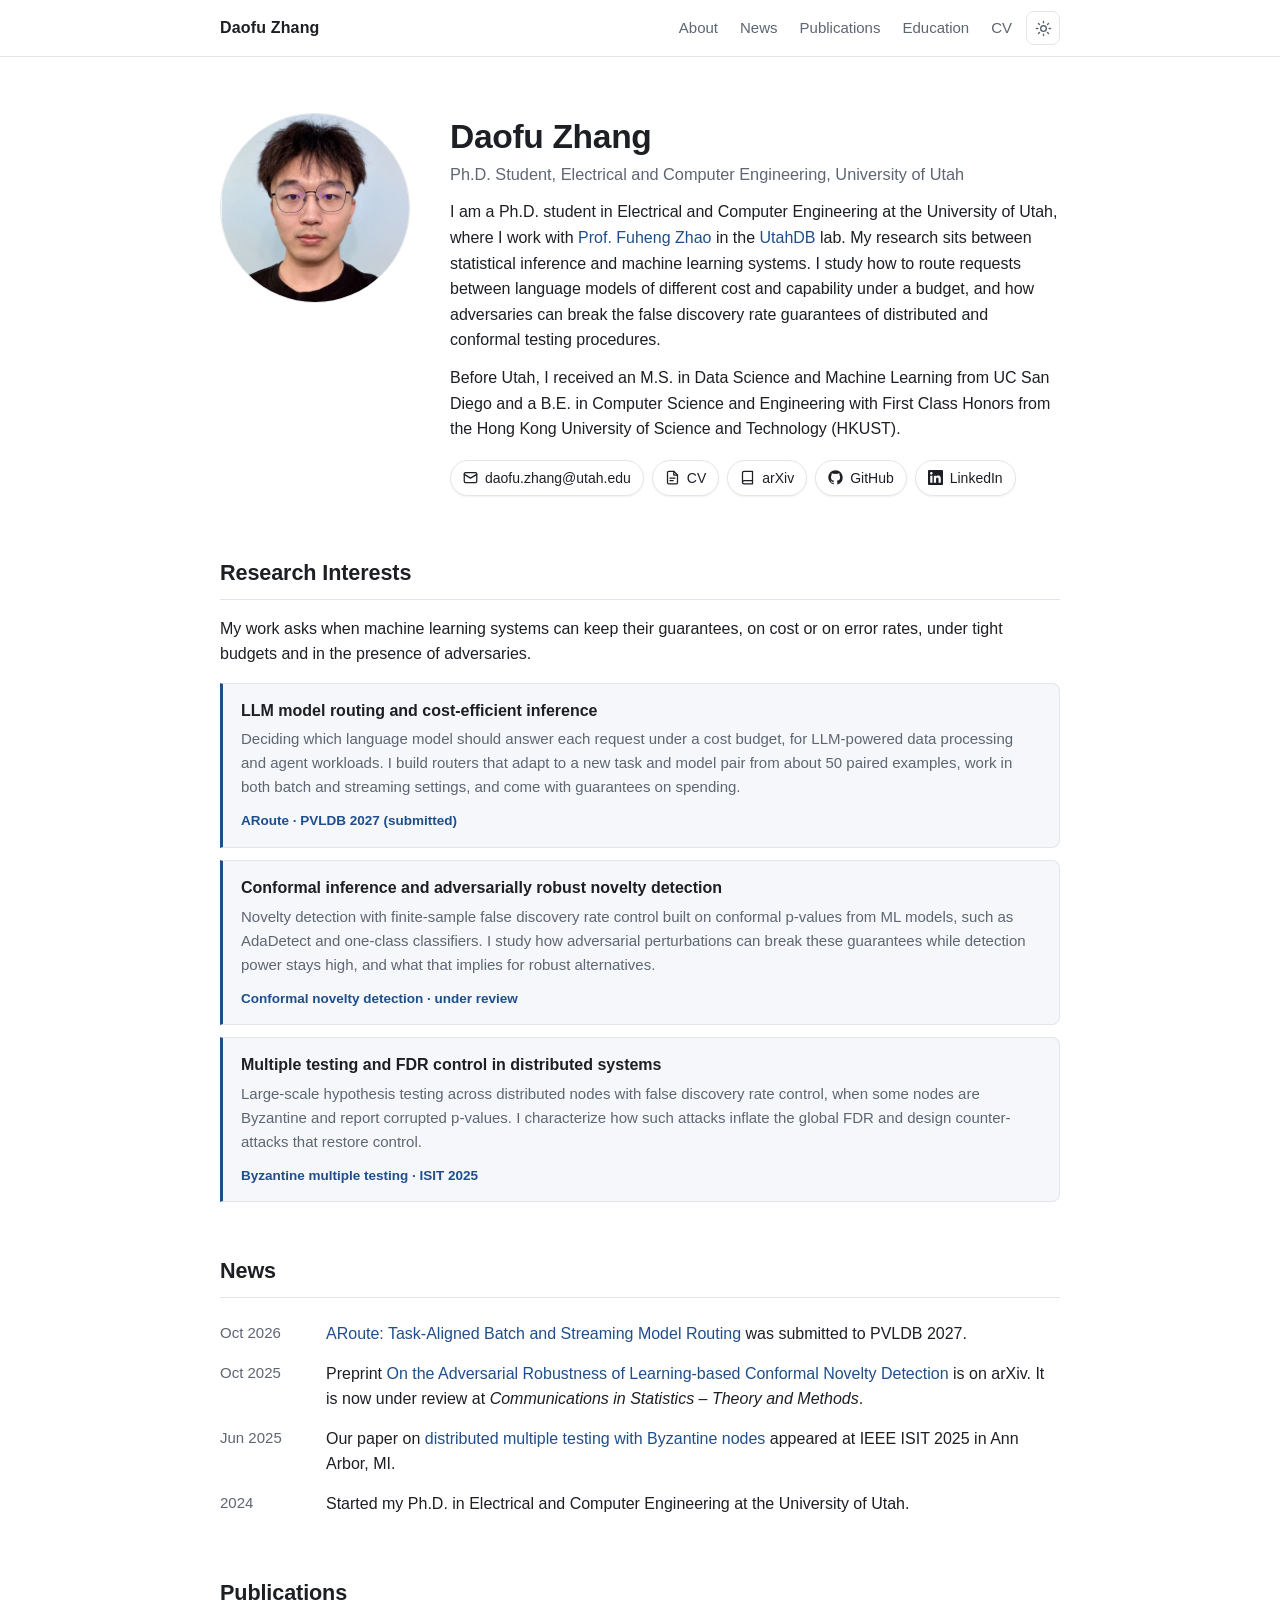
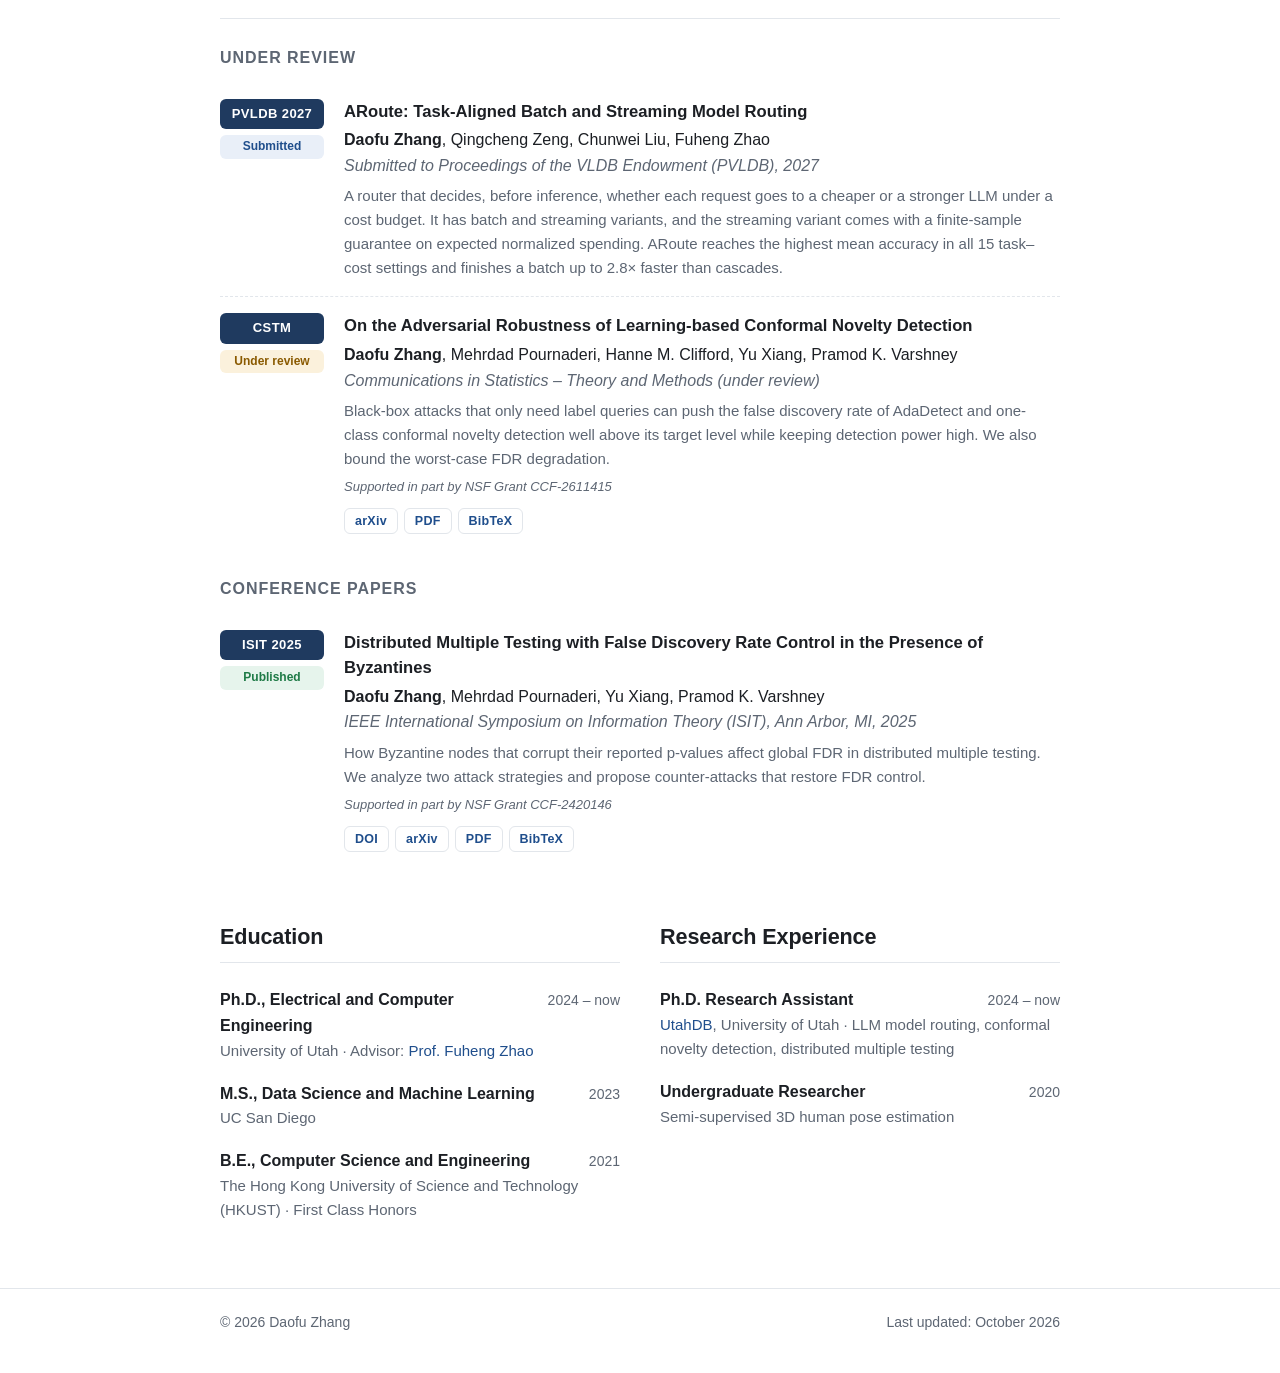
<file: index.html>
<!doctype html>
<html lang="en">
<head>
  <meta charset="utf-8">
  <meta name="viewport" content="width=device-width, initial-scale=1">
  <title>Daofu Zhang</title>
  <meta name="description" content="Daofu Zhang is a Ph.D. student in Electrical and Computer Engineering at the University of Utah, working on cost-efficient LLM systems, conformal inference, and false discovery rate control.">
  <meta name="author" content="Daofu Zhang">
  <meta property="og:type" content="website">
  <meta property="og:title" content="Daofu Zhang">
  <meta property="og:description" content="Ph.D. student in Electrical and Computer Engineering at the University of Utah.">
  <link rel="icon" href="assets/img/favicon.svg" type="image/svg+xml">
  <link rel="stylesheet" href="assets/css/style.css">
  <script>
    try { var t = localStorage.getItem("theme"); if (t) document.documentElement.setAttribute("data-theme", t); } catch (e) {}
  </script>
</head>
<body>

<header class="topbar">
  <div class="container">
    <a class="brand" href="#about">Daofu Zhang</a>
    <nav class="nav" aria-label="Sections">
      <ul>
        <li><a href="#about">About</a></li>
        <li><a href="#news">News</a></li>
        <li><a href="#publications">Publications</a></li>
        <li><a href="#education">Education</a></li>
        <li><a href="cv/Daofu_Zhang_Research_CV.pdf">CV</a></li>
      </ul>
      <button class="theme-toggle" type="button" aria-label="Toggle dark mode">
        <svg class="sun" viewBox="0 0 24 24" fill="none" stroke="currentColor" stroke-width="2" stroke-linecap="round" stroke-linejoin="round" aria-hidden="true"><circle cx="12" cy="12" r="4"/><path d="M12 2v2M12 20v2M4.93 4.93l1.41 1.41M17.66 17.66l1.41 1.41M2 12h2M20 12h2M4.93 19.07l1.41-1.41M17.66 6.34l1.41-1.41"/></svg>
        <svg class="moon" viewBox="0 0 24 24" fill="none" stroke="currentColor" stroke-width="2" stroke-linecap="round" stroke-linejoin="round" aria-hidden="true"><path d="M21 12.79A9 9 0 1 1 11.21 3 7 7 0 0 0 21 12.79z"/></svg>
      </button>
    </nav>
  </div>
</header>

<main class="container">

  <!-- ========== About ========== -->
  <section id="about" class="hero">
    <img class="avatar" src="assets/img/profile.jpg" alt="Portrait of Daofu Zhang" width="190" height="190">
    <div>
      <h1>Daofu Zhang</h1>
      <p class="subtitle">Ph.D. Student, Electrical and Computer Engineering, University of Utah</p>
      <div class="bio">
        <p>I am a Ph.D. student in Electrical and Computer Engineering at the University of Utah, where I work with <a href="https://zhaofuheng.github.io/">Prof. Fuheng Zhao</a> in the <a href="https://mod.cs.utah.edu/">UtahDB</a> lab. My research sits between statistical inference and machine learning systems. I study how to route requests between language models of different cost and capability under a budget, and how adversaries can break the false discovery rate guarantees of distributed and conformal testing procedures.</p>
        <p>Before Utah, I received an M.S. in Data Science and Machine Learning from UC San Diego and a B.E. in Computer Science and Engineering with First Class Honors from the Hong Kong University of Science and Technology (HKUST).</p>
      </div>
      <ul class="links">
        <li><a href="mailto:daofu.zhang@utah.edu">
          <svg viewBox="0 0 24 24" fill="none" stroke="currentColor" stroke-width="2" stroke-linecap="round" stroke-linejoin="round" aria-hidden="true"><rect x="2" y="4" width="20" height="16" rx="2"/><path d="m22 7-10 6L2 7"/></svg>
          daofu.zhang@utah.edu</a></li>
        <li><a href="cv/Daofu_Zhang_Research_CV.pdf">
          <svg viewBox="0 0 24 24" fill="none" stroke="currentColor" stroke-width="2" stroke-linecap="round" stroke-linejoin="round" aria-hidden="true"><path d="M14 2H6a2 2 0 0 0-2 2v16a2 2 0 0 0 2 2h12a2 2 0 0 0 2-2V8z"/><path d="M14 2v6h6M8 13h8M8 17h5"/></svg>
          CV</a></li>
        <li><a href="https://arxiv.org/search/?searchtype=author&amp;query=Zhang%2C+Daofu">
          <svg viewBox="0 0 24 24" fill="none" stroke="currentColor" stroke-width="2" stroke-linecap="round" stroke-linejoin="round" aria-hidden="true"><path d="M4 19.5A2.5 2.5 0 0 1 6.5 17H20"/><path d="M6.5 2H20v20H6.5A2.5 2.5 0 0 1 4 19.5v-15A2.5 2.5 0 0 1 6.5 2z"/></svg>
          arXiv</a></li>
        <li><a href="https://github.com/daofuz">
          <svg viewBox="0 0 24 24" fill="currentColor" aria-hidden="true"><path d="M12 .5C5.65.5.5 5.65.5 12.02c0 5.08 3.29 9.39 7.86 10.91.58.1.79-.25.79-.56v-2c-3.2.7-3.87-1.37-3.87-1.37-.52-1.33-1.28-1.68-1.28-1.68-1.04-.71.08-.7.08-.7 1.16.08 1.77 1.19 1.77 1.19 1.03 1.76 2.69 1.25 3.35.96.1-.75.4-1.25.73-1.54-2.55-.29-5.24-1.28-5.24-5.69 0-1.26.45-2.28 1.19-3.09-.12-.29-.52-1.46.11-3.05 0 0 .97-.31 3.17 1.18a11 11 0 0 1 5.77 0c2.2-1.49 3.17-1.18 3.17-1.18.63 1.59.23 2.76.11 3.05.74.81 1.19 1.83 1.19 3.09 0 4.42-2.69 5.39-5.26 5.68.41.36.78 1.06.78 2.14v3.17c0 .31.21.67.8.56A11.53 11.53 0 0 0 23.5 12.02C23.5 5.65 18.35.5 12 .5z"/></svg>
          GitHub</a></li>
        <li><a href="https://www.linkedin.com/in/daofu-zhang-841120340/">
          <svg viewBox="0 0 24 24" fill="currentColor" aria-hidden="true"><path d="M20.45 20.45h-3.56v-5.57c0-1.33-.02-3.04-1.85-3.04-1.85 0-2.14 1.45-2.14 2.94v5.67H9.35V9h3.41v1.56h.05c.48-.9 1.64-1.85 3.37-1.85 3.6 0 4.27 2.37 4.27 5.46v6.28zM5.34 7.43a2.06 2.06 0 1 1 0-4.13 2.06 2.06 0 0 1 0 4.13zM7.12 20.45H3.56V9h3.56v11.45zM22.22 0H1.77C.79 0 0 .77 0 1.73v20.54C0 23.23.79 24 1.77 24h20.45c.98 0 1.78-.77 1.78-1.73V1.73C24 .77 23.2 0 22.22 0z"/></svg>
          LinkedIn</a></li>
        <!-- Add when available:
        <li><a href="https://scholar.google.com/citations?user=YOUR_ID">Google Scholar</a></li>
        -->
      </ul>
    </div>
  </section>

  <section aria-labelledby="interests-h">
    <h2 id="interests-h">Research Interests</h2>
    <p class="lead">My work asks when machine learning systems can keep their guarantees, on cost or on error rates, under tight budgets and in the presence of adversaries.</p>
    <ol class="directions">
      <li>
        <div class="dir-title">LLM model routing and cost-efficient inference</div>
        <p>Deciding which language model should answer each request under a cost budget, for LLM-powered data processing and agent workloads. I build routers that adapt to a new task and model pair from about 50 paired examples, work in both batch and streaming settings, and come with guarantees on spending.</p>
        <a class="dir-paper" href="#pub-aroute">ARoute &middot; PVLDB 2027 (submitted)</a>
      </li>
      <li>
        <div class="dir-title">Conformal inference and adversarially robust novelty detection</div>
        <p>Novelty detection with finite-sample false discovery rate control built on conformal p-values from ML models, such as AdaDetect and one-class classifiers. I study how adversarial perturbations can break these guarantees while detection power stays high, and what that implies for robust alternatives.</p>
        <a class="dir-paper" href="#pub-conformal">Conformal novelty detection &middot; under review</a>
      </li>
      <li>
        <div class="dir-title">Multiple testing and FDR control in distributed systems</div>
        <p>Large-scale hypothesis testing across distributed nodes with false discovery rate control, when some nodes are Byzantine and report corrupted p-values. I characterize how such attacks inflate the global FDR and design counter-attacks that restore control.</p>
        <a class="dir-paper" href="#pub-isit">Byzantine multiple testing &middot; ISIT 2025</a>
      </li>
    </ol>
  </section>

  <!-- ========== News ========== -->
  <section id="news">
    <h2>News</h2>
    <ul class="news">
      <li><time datetime="2026-10">Oct 2026</time><span><a href="#pub-aroute">ARoute: Task-Aligned Batch and Streaming Model Routing</a> was submitted to PVLDB 2027.</span></li>
      <li><time datetime="2025-10">Oct 2025</time><span>Preprint <a href="#pub-conformal">On the Adversarial Robustness of Learning-based Conformal Novelty Detection</a> is on arXiv. It is now under review at <em>Communications in Statistics &ndash; Theory and Methods</em>.</span></li>
      <li><time datetime="2025-06">Jun 2025</time><span>Our paper on <a href="#pub-isit">distributed multiple testing with Byzantine nodes</a> appeared at IEEE ISIT 2025 in Ann Arbor, MI.</span></li>
      <li><time datetime="2024">2024</time><span>Started my Ph.D. in Electrical and Computer Engineering at the University of Utah.</span></li>
    </ul>
  </section>

  <!-- ========== Publications ========== -->
  <section id="publications">
    <h2>Publications</h2>

    <h3>Under Review</h3>
    <ol class="pubs">
      <li class="pub" id="pub-aroute">
        <div class="venue-col"><span class="badge">PVLDB 2027</span><span class="status info">Submitted</span></div>
        <div>
          <span class="pub-title">ARoute: Task-Aligned Batch and Streaming Model Routing</span>
          <div class="authors"><span class="me">Daofu Zhang</span>, Qingcheng Zeng, Chunwei Liu, Fuheng Zhao</div>
          <div class="venue">Submitted to Proceedings of the VLDB Endowment (PVLDB), 2027</div>
          <p class="tldr">A router that decides, before inference, whether each request goes to a cheaper or a stronger LLM under a cost budget. It has batch and streaming variants, and the streaming variant comes with a finite-sample guarantee on expected normalized spending. ARoute reaches the highest mean accuracy in all 15 task&ndash;cost settings and finishes a batch up to 2.8&times; faster than cascades.</p>
        </div>
      </li>

      <li class="pub" id="pub-conformal">
        <div class="venue-col"><span class="badge">CSTM</span><span class="status wait">Under review</span></div>
        <div>
          <a class="pub-title" href="https://arxiv.org/abs/2510.00463">On the Adversarial Robustness of Learning-based Conformal Novelty Detection</a>
          <div class="authors"><span class="me">Daofu Zhang</span>, Mehrdad Pournaderi, Hanne M. Clifford, Yu Xiang, Pramod K. Varshney</div>
          <div class="venue">Communications in Statistics &ndash; Theory and Methods (under review)</div>
          <p class="tldr">Black-box attacks that only need label queries can push the false discovery rate of AdaDetect and one-class conformal novelty detection well above its target level while keeping detection power high. We also bound the worst-case FDR degradation.</p>
          <div class="funding">Supported in part by NSF Grant CCF-2611415</div>
          <div class="pub-links">
            <a href="https://arxiv.org/abs/2510.00463">arXiv</a>
            <a href="https://arxiv.org/pdf/2510.00463">PDF</a>
            <button type="button" class="bib-toggle" aria-expanded="false" aria-controls="bib-conformal">BibTeX</button>
          </div>
          <div class="bibtex" id="bib-conformal" hidden>
            <button type="button" class="copy-btn">Copy</button>
<pre>@article{zhang2025adversarial,
  title   = {On the Adversarial Robustness of Learning-based Conformal Novelty Detection},
  author  = {Zhang, Daofu and Pournaderi, Mehrdad and Clifford, Hanne M. and Xiang, Yu and Varshney, Pramod K.},
  journal = {arXiv preprint arXiv:2510.00463},
  year    = {2025}
}</pre>
          </div>
        </div>
      </li>
    </ol>

    <h3>Conference Papers</h3>
    <ol class="pubs">
      <li class="pub" id="pub-isit">
        <div class="venue-col"><span class="badge">ISIT 2025</span><span class="status ok">Published</span></div>
        <div>
          <a class="pub-title" href="https://doi.org/10.1109/ISIT63088.2025.11195318">Distributed Multiple Testing with False Discovery Rate Control in the Presence of Byzantines</a>
          <div class="authors"><span class="me">Daofu Zhang</span>, Mehrdad Pournaderi, Yu Xiang, Pramod K. Varshney</div>
          <div class="venue">IEEE International Symposium on Information Theory (ISIT), Ann Arbor, MI, 2025</div>
          <p class="tldr">How Byzantine nodes that corrupt their reported p-values affect global FDR in distributed multiple testing. We analyze two attack strategies and propose counter-attacks that restore FDR control.</p>
          <div class="funding">Supported in part by NSF Grant CCF-2420146</div>
          <div class="pub-links">
            <a href="https://doi.org/10.1109/ISIT63088.2025.11195318">DOI</a>
            <a href="https://arxiv.org/abs/2501.13242">arXiv</a>
            <a href="https://arxiv.org/pdf/2501.13242">PDF</a>
            <button type="button" class="bib-toggle" aria-expanded="false" aria-controls="bib-isit">BibTeX</button>
          </div>
          <div class="bibtex" id="bib-isit" hidden>
            <button type="button" class="copy-btn">Copy</button>
<pre>@inproceedings{zhang2025distributed,
  title     = {Distributed Multiple Testing with False Discovery Rate Control in the Presence of Byzantines},
  author    = {Zhang, Daofu and Pournaderi, Mehrdad and Xiang, Yu and Varshney, Pramod K.},
  booktitle = {2025 IEEE International Symposium on Information Theory (ISIT)},
  pages     = {1--6},
  year      = {2025},
  doi       = {10.1109/ISIT63088.2025.11195318}
}</pre>
          </div>
        </div>
      </li>
    </ol>
  </section>

  <!-- ========== Education & Experience ========== -->
  <div class="two-col">
    <section id="education">
      <h2>Education</h2>
      <ul class="timeline">
        <li>
          <div class="row"><span class="what">Ph.D., Electrical and Computer Engineering</span><span class="when">2024 &ndash; now</span></div>
          <div class="where">University of Utah &middot; Advisor: <a href="https://zhaofuheng.github.io/">Prof. Fuheng Zhao</a></div>
        </li>
        <li>
          <div class="row"><span class="what">M.S., Data Science and Machine Learning</span><span class="when">2023</span></div>
          <div class="where">UC San Diego</div>
        </li>
        <li>
          <div class="row"><span class="what">B.E., Computer Science and Engineering</span><span class="when">2021</span></div>
          <div class="where">The Hong Kong University of Science and Technology (HKUST) &middot; First Class Honors</div>
        </li>
      </ul>
    </section>

    <section id="experience">
      <h2>Research Experience</h2>
      <ul class="timeline">
        <li>
          <div class="row"><span class="what">Ph.D. Research Assistant</span><span class="when">2024 &ndash; now</span></div>
          <div class="where"><a href="https://mod.cs.utah.edu/">UtahDB</a>, University of Utah &middot; LLM model routing, conformal novelty detection, distributed multiple testing</div>
        </li>
        <li>
          <div class="row"><span class="what">Undergraduate Researcher</span><span class="when">2020</span></div>
          <div class="where">Semi-supervised 3D human pose estimation</div>
        </li>
      </ul>
    </section>
  </div>

</main>

<footer>
  <div class="container">
    <span>&copy; 2026 Daofu Zhang</span>
    <span>Last updated: October 2026</span>
  </div>
</footer>

<script>
  (function () {
    var root = document.documentElement;
    var toggle = document.querySelector(".theme-toggle");
    toggle.addEventListener("click", function () {
      var current = root.getAttribute("data-theme") ||
        (window.matchMedia("(prefers-color-scheme: dark)").matches ? "dark" : "light");
      var next = current === "dark" ? "light" : "dark";
      root.setAttribute("data-theme", next);
      try { localStorage.setItem("theme", next); } catch (e) {}
    });

    document.querySelectorAll(".bib-toggle").forEach(function (btn) {
      btn.addEventListener("click", function () {
        var box = document.getElementById(btn.getAttribute("aria-controls"));
        var open = btn.getAttribute("aria-expanded") === "true";
        btn.setAttribute("aria-expanded", String(!open));
        box.hidden = open;
      });
    });

    document.querySelectorAll(".copy-btn").forEach(function (btn) {
      btn.addEventListener("click", function () {
        var text = btn.parentElement.querySelector("pre").textContent;
        var done = function () { btn.textContent = "Copied"; setTimeout(function () { btn.textContent = "Copy"; }, 1500); };
        if (navigator.clipboard && navigator.clipboard.writeText) {
          navigator.clipboard.writeText(text).then(done, function () { btn.textContent = "Select & copy"; });
        } else {
          btn.textContent = "Select & copy";
        }
      });
    });
  })();
</script>
</body>
</html>
</file>
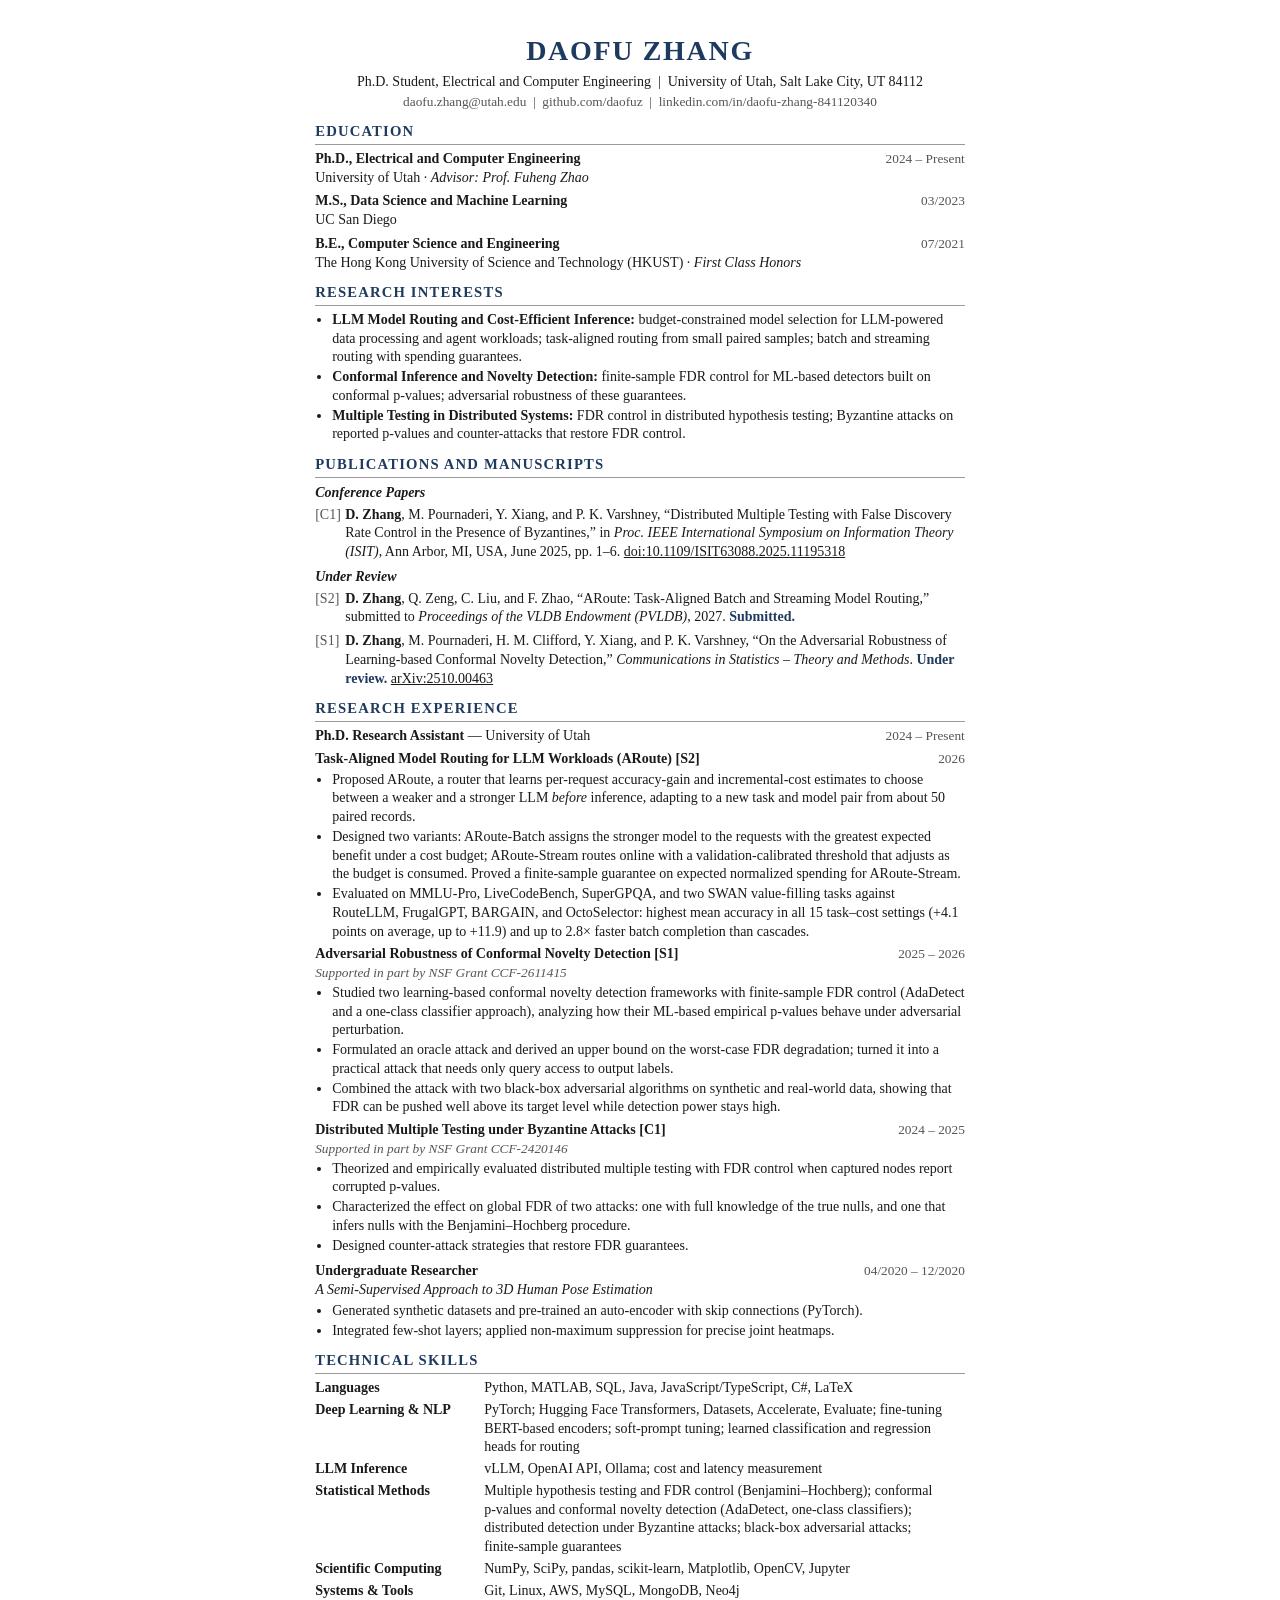
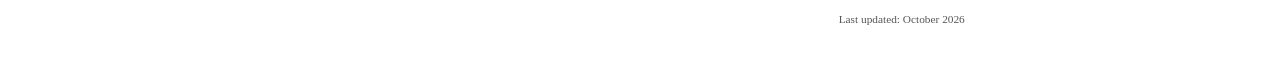
<file: cv/Daofu_Zhang_Research_CV.html>
<!doctype html>
<html lang="en">
<head>
<meta charset="utf-8">
<meta name="viewport" content="width=device-width, initial-scale=1">
<title>Daofu Zhang CV</title>
<style>
  @page { size: Letter; margin: 0.6in 0.7in 0.6in 0.7in; }
  :root {
    --ink: #1a1a1a;
    --muted: #555;
    --rule: #9a9a9a;
    --accent: #1f3a5f;
  }
  * { box-sizing: border-box; }
  html, body { margin: 0; padding: 0; background: #fff; color: var(--ink); }
  body {
    font-family: Charter, "Bitstream Charter", Georgia, "Times New Roman", serif;
    font-size: 10.5pt;
    line-height: 1.34;
    -webkit-print-color-adjust: exact;
    print-color-adjust: exact;
  }
  .page { max-width: 7.1in; margin: 0 auto; }
  @media screen { .page { padding: 32px 16px; } }

  header { text-align: center; margin-bottom: 10px; }
  header h1 {
    font-size: 21pt; letter-spacing: 0.06em; margin: 0 0 3px 0;
    font-weight: 700; color: var(--accent);
  }
  header .role { font-size: 10.5pt; margin: 0 0 2px 0; }
  header .contact { font-size: 10pt; color: var(--muted); margin: 0; }
  header a { color: inherit; text-decoration: none; }

  section { margin-top: 11px; }
  h2 {
    font-size: 11pt; text-transform: uppercase; letter-spacing: 0.08em;
    color: var(--accent); margin: 0 0 5px 0; padding-bottom: 2px;
    border-bottom: 0.75pt solid var(--rule);
    break-after: avoid;
  }
  h3 {
    font-size: 10.5pt; font-style: italic; font-weight: 600;
    margin: 6px 0 3px 0; break-after: avoid;
  }

  .row { display: flex; justify-content: space-between; align-items: baseline; gap: 12px; }
  .row .when { white-space: nowrap; color: var(--muted); font-size: 10pt; }
  .entry { margin-bottom: 5px; }
  .entry.keep { break-inside: avoid; }
  .entry .title { font-weight: 700; }
  .entry .sub { font-style: italic; }
  .project { margin: 4px 0 0 0; break-inside: avoid; }
  .project .name { font-weight: 600; }
  .project .fund { font-style: italic; color: var(--muted); font-size: 10pt; }

  ul { margin: 2px 0 0 0; padding-left: 17px; }
  li { margin: 1px 0; }

  .interests { margin: 0; }
  .interests span { white-space: nowrap; }

  ol.pubs { margin: 0; padding-left: 0; list-style: none; counter-reset: none; }
  ol.pubs li { display: grid; grid-template-columns: 30px 1fr; margin: 0 0 5px 0; break-inside: avoid; }
  ol.pubs .tag { color: var(--muted); }
  .me { font-weight: 700; }
  .venue { font-style: italic; }
  .status { font-weight: 600; color: var(--accent); }
  .pubs a { color: inherit; }

  dl.skills { display: grid; grid-template-columns: 11.5em 1fr; margin: 0; row-gap: 3px; column-gap: 8px; }
  dl.skills dt { font-weight: 600; }
  dl.skills dd { margin: 0; }

  footer { margin-top: 12px; text-align: right; font-size: 8.5pt; color: var(--muted); }
</style>
</head>
<body>
<div class="page">

<header>
  <h1>DAOFU ZHANG</h1>
  <p class="role">Ph.D. Student, Electrical and Computer Engineering &nbsp;|&nbsp; University of Utah, Salt Lake City, UT 84112</p>
  <p class="contact"><a href="mailto:daofu.zhang@utah.edu">daofu.zhang@utah.edu</a> &nbsp;|&nbsp; <a href="https://github.com/daofuz">github.com/daofuz</a> &nbsp;|&nbsp; <a href="https://www.linkedin.com/in/daofu-zhang-841120340/">linkedin.com/in/daofu-zhang-841120340</a></p>
</header>

<section>
  <h2>Education</h2>
  <div class="entry row"><div><span class="title">Ph.D., Electrical and Computer Engineering</span><br>University of Utah &middot; <span class="sub">Advisor: <a href="https://zhaofuheng.github.io/" style="color:inherit;text-decoration:none">Prof. Fuheng Zhao</a></span></div><div class="when">2024 &ndash; Present</div></div>
  <div class="entry row"><div><span class="title">M.S., Data Science and Machine Learning</span><br>UC San Diego</div><div class="when">03/2023</div></div>
  <div class="entry row"><div><span class="title">B.E., Computer Science and Engineering</span><br>The Hong Kong University of Science and Technology (HKUST) &middot; <span class="sub">First Class Honors</span></div><div class="when">07/2021</div></div>
</section>

<section>
  <h2>Research Interests</h2>
  <ul class="ri">
    <li><b>LLM Model Routing and Cost-Efficient Inference:</b> budget-constrained model selection for LLM-powered data processing and agent workloads; task-aligned routing from small paired samples; batch and streaming routing with spending guarantees.</li>
    <li><b>Conformal Inference and Novelty Detection:</b> finite-sample FDR control for ML-based detectors built on conformal p-values; adversarial robustness of these guarantees.</li>
    <li><b>Multiple Testing in Distributed Systems:</b> FDR control in distributed hypothesis testing; Byzantine attacks on reported p-values and counter-attacks that restore FDR control.</li>
  </ul>
</section>

<section>
  <h2>Publications and Manuscripts</h2>

  <h3>Conference Papers</h3>
  <ol class="pubs">
    <li><span class="tag">[C1]</span><span><span class="me">D. Zhang</span>, M. Pournaderi, Y. Xiang, and P. K. Varshney, &ldquo;Distributed Multiple Testing with False Discovery Rate Control in the Presence of Byzantines,&rdquo; in <span class="venue">Proc. IEEE International Symposium on Information Theory (ISIT)</span>, Ann Arbor, MI, USA, June 2025, pp. 1&ndash;6. <a href="https://doi.org/10.1109/ISIT63088.2025.11195318">doi:10.1109/ISIT63088.2025.11195318</a></span></li>
  </ol>

  <h3>Under Review</h3>
  <ol class="pubs">
    <li><span class="tag">[S2]</span><span><span class="me">D. Zhang</span>, Q. Zeng, C. Liu, and F. Zhao, &ldquo;ARoute: Task-Aligned Batch and Streaming Model Routing,&rdquo; submitted to <span class="venue">Proceedings of the VLDB Endowment (PVLDB)</span>, 2027. <span class="status">Submitted.</span></span></li>
    <li><span class="tag">[S1]</span><span><span class="me">D. Zhang</span>, M. Pournaderi, H. M. Clifford, Y. Xiang, and P. K. Varshney, &ldquo;On the Adversarial Robustness of Learning-based Conformal Novelty Detection,&rdquo; <span class="venue">Communications in Statistics &ndash; Theory and Methods</span>. <span class="status">Under review.</span> <a href="https://arxiv.org/abs/2510.00463">arXiv:2510.00463</a></span></li>
  </ol>
</section>

<section>
  <h2>Research Experience</h2>

  <div class="entry">
    <div class="row"><div><span class="title">Ph.D. Research Assistant</span> &mdash; University of Utah</div><div class="when">2024 &ndash; Present</div></div>

    <div class="project">
      <div class="row"><div class="name">Task-Aligned Model Routing for LLM Workloads (ARoute) [S2]</div><div class="when">2026</div></div>
      <ul>
        <li>Proposed ARoute, a router that learns per-request accuracy-gain and incremental-cost estimates to choose between a weaker and a stronger LLM <em>before</em> inference, adapting to a new task and model pair from about 50 paired records.</li>
        <li>Designed two variants: ARoute-Batch assigns the stronger model to the requests with the greatest expected benefit under a cost budget; ARoute-Stream routes online with a validation-calibrated threshold that adjusts as the budget is consumed. Proved a finite-sample guarantee on expected normalized spending for ARoute-Stream.</li>
        <li>Evaluated on MMLU-Pro, LiveCodeBench, SuperGPQA, and two SWAN value-filling tasks against RouteLLM, FrugalGPT, BARGAIN, and OctoSelector: highest mean accuracy in all 15 task&ndash;cost settings (+4.1 points on average, up to +11.9) and up to 2.8&times; faster batch completion than cascades.</li>
      </ul>
    </div>

    <div class="project">
      <div class="row"><div class="name">Adversarial Robustness of Conformal Novelty Detection [S1]</div><div class="when">2025 &ndash; 2026</div></div>
      <div class="fund">Supported in part by NSF Grant CCF-2611415</div>
      <ul>
        <li>Studied two learning-based conformal novelty detection frameworks with finite-sample FDR control (AdaDetect and a one-class classifier approach), analyzing how their ML-based empirical p-values behave under adversarial perturbation.</li>
        <li>Formulated an oracle attack and derived an upper bound on the worst-case FDR degradation; turned it into a practical attack that needs only query access to output labels.</li>
        <li>Combined the attack with two black-box adversarial algorithms on synthetic and real-world data, showing that FDR can be pushed well above its target level while detection power stays high.</li>
      </ul>
    </div>

    <div class="project">
      <div class="row"><div class="name">Distributed Multiple Testing under Byzantine Attacks [C1]</div><div class="when">2024 &ndash; 2025</div></div>
      <div class="fund">Supported in part by NSF Grant CCF-2420146</div>
      <ul>
        <li>Theorized and empirically evaluated distributed multiple testing with FDR control when captured nodes report corrupted p-values.</li>
        <li>Characterized the effect on global FDR of two attacks: one with full knowledge of the true nulls, and one that infers nulls with the Benjamini&ndash;Hochberg procedure.</li>
        <li>Designed counter-attack strategies that restore FDR guarantees.</li>
      </ul>
    </div>
  </div>

  <div class="entry keep" style="margin-top:7px">
    <div class="row"><div><span class="title">Undergraduate Researcher</span></div><div class="when">04/2020 &ndash; 12/2020</div></div>
    <div class="sub">A Semi-Supervised Approach to 3D Human Pose Estimation</div>
    <ul>
      <li>Generated synthetic datasets and pre-trained an auto-encoder with skip connections (PyTorch).</li>
      <li>Integrated few-shot layers; applied non-maximum suppression for precise joint heatmaps.</li>
    </ul>
  </div>
</section>

<section>
  <h2>Technical Skills</h2>
  <dl class="skills">
    <dt>Languages</dt><dd>Python, MATLAB, SQL, Java, JavaScript/TypeScript, C#, LaTeX</dd>
    <dt>Deep Learning &amp; NLP</dt><dd>PyTorch; Hugging Face Transformers, Datasets, Accelerate, Evaluate; fine-tuning BERT-based encoders; soft-prompt tuning; learned classification and regression heads for routing</dd>
    <dt>LLM Inference</dt><dd>vLLM, OpenAI API, Ollama; cost and latency measurement</dd>
    <dt>Statistical Methods</dt><dd>Multiple hypothesis testing and FDR control (Benjamini&ndash;Hochberg); conformal <span style="white-space:nowrap">p-values</span> and conformal novelty detection (AdaDetect, one-class classifiers); distributed detection under Byzantine attacks; black-box adversarial attacks; <span style="white-space:nowrap">finite-sample</span> guarantees</dd>
    <dt>Scientific Computing</dt><dd>NumPy, SciPy, pandas, scikit-learn, Matplotlib, OpenCV, Jupyter</dd>
    <dt>Systems &amp; Tools</dt><dd>Git, Linux, AWS, MySQL, MongoDB, Neo4j</dd>
  </dl>
</section>

<footer>Last updated: October 2026</footer>

</div>
</body>
</html>
</file>
<file: assets/css/style.css>
/* ---------- Theme tokens ---------- */
:root {
  --bg: #ffffff;
  --surface: #f5f7fa;
  --text: #1c1f24;
  --muted: #5d6673;
  --border: #e2e6eb;
  --accent: #1f4e8c;
  --accent-soft: #e9eff8;
  --badge-bg: #1f3a5f;
  --badge-text: #ffffff;
  --ok: #1e7a46;
  --ok-soft: #e6f4ec;
  --wait: #8a5a00;
  --wait-soft: #fbf1dc;
  --info: #1f4e8c;
  --info-soft: #e9eff8;
  --shadow: 0 1px 2px rgba(16, 24, 40, 0.06);
  color-scheme: light;
}

@media (prefers-color-scheme: dark) {
  :root:not([data-theme="light"]) {
    --bg: #121417;
    --surface: #1a1d22;
    --text: #e6e8eb;
    --muted: #9aa3ae;
    --border: #2a2f37;
    --accent: #82b1ff;
    --accent-soft: #1c283a;
    --badge-bg: #2a4670;
    --badge-text: #eef3fb;
    --ok: #6fd39b;
    --ok-soft: #173225;
    --wait: #f0c674;
    --wait-soft: #33290f;
    --info: #82b1ff;
    --info-soft: #1c283a;
    --shadow: none;
    color-scheme: dark;
  }
}

:root[data-theme="dark"] {
  --bg: #121417;
  --surface: #1a1d22;
  --text: #e6e8eb;
  --muted: #9aa3ae;
  --border: #2a2f37;
  --accent: #82b1ff;
  --accent-soft: #1c283a;
  --badge-bg: #2a4670;
  --badge-text: #eef3fb;
  --ok: #6fd39b;
  --ok-soft: #173225;
  --wait: #f0c674;
  --wait-soft: #33290f;
  --info: #82b1ff;
  --info-soft: #1c283a;
  --shadow: none;
  color-scheme: dark;
}

/* ---------- Base ---------- */
*, *::before, *::after { box-sizing: border-box; }

html { scroll-behavior: smooth; scroll-padding-top: 72px; }

body {
  margin: 0;
  background: var(--bg);
  color: var(--text);
  font-family: -apple-system, BlinkMacSystemFont, "Segoe UI", Roboto, "Helvetica Neue", Arial, sans-serif;
  font-size: 16px;
  line-height: 1.6;
  -webkit-font-smoothing: antialiased;
}

a { color: var(--accent); text-decoration: none; }
a:hover { text-decoration: underline; }
a:focus-visible, button:focus-visible { outline: 2px solid var(--accent); outline-offset: 2px; border-radius: 4px; }

.container { max-width: 880px; margin: 0 auto; padding: 0 20px; }

/* ---------- Top bar ---------- */
.topbar {
  position: sticky; top: 0; z-index: 10;
  background: color-mix(in srgb, var(--bg) 88%, transparent);
  backdrop-filter: saturate(160%) blur(8px);
  -webkit-backdrop-filter: saturate(160%) blur(8px);
  border-bottom: 1px solid var(--border);
}
.topbar .container { display: flex; align-items: center; justify-content: space-between; height: 56px; gap: 16px; }
.brand { font-weight: 700; color: var(--text); letter-spacing: 0.01em; white-space: nowrap; }
.brand:hover { text-decoration: none; color: var(--accent); }
.nav { display: flex; align-items: center; gap: 4px; min-width: 0; }
.nav ul { display: flex; gap: 2px; list-style: none; margin: 0; padding: 0; overflow-x: auto; scrollbar-width: none; }
.nav ul::-webkit-scrollbar { display: none; }
.nav a { display: block; padding: 6px 10px; border-radius: 6px; color: var(--muted); font-size: 15px; white-space: nowrap; }
.nav a:hover { color: var(--text); background: var(--surface); text-decoration: none; }

.theme-toggle {
  flex: none; display: inline-grid; place-items: center;
  width: 34px; height: 34px; border-radius: 8px;
  border: 1px solid var(--border); background: transparent; color: var(--muted); cursor: pointer;
}
.theme-toggle:hover { color: var(--text); background: var(--surface); }
.theme-toggle svg { width: 17px; height: 17px; }
.theme-toggle .moon { display: none; }
:root[data-theme="dark"] .theme-toggle .sun { display: none; }
:root[data-theme="dark"] .theme-toggle .moon { display: block; }
@media (prefers-color-scheme: dark) {
  :root:not([data-theme="light"]) .theme-toggle .sun { display: none; }
  :root:not([data-theme="light"]) .theme-toggle .moon { display: block; }
}

/* ---------- Hero ---------- */
.hero { display: grid; grid-template-columns: 190px 1fr; gap: 40px; align-items: start; padding: 56px 0 8px; }
.avatar {
  width: 190px; height: 190px; border-radius: 50%; object-fit: cover;
  border: 1px solid var(--border); background: var(--surface);
}
.hero h1 { font-size: 2.1rem; line-height: 1.2; margin: 4px 0 4px; letter-spacing: -0.01em; }
.subtitle { margin: 0 0 18px; color: var(--muted); font-size: 1.02rem; }
.hero p { margin: 0 0 12px; }

.links { display: flex; flex-wrap: wrap; gap: 8px; list-style: none; padding: 0; margin: 18px 0 0; }
.links a {
  display: inline-flex; align-items: center; gap: 7px;
  padding: 6px 12px; border-radius: 999px;
  border: 1px solid var(--border); color: var(--text); font-size: 14px; background: var(--bg);
  box-shadow: var(--shadow);
}
.links a:hover { border-color: var(--accent); color: var(--accent); text-decoration: none; }
.links svg { width: 15px; height: 15px; flex: none; }

/* ---------- Sections ---------- */
section { padding-top: 8px; }
h2 {
  font-size: 1.35rem; margin: 44px 0 16px; padding-bottom: 8px;
  border-bottom: 1px solid var(--border); letter-spacing: -0.005em;
}
h3 { font-size: 1rem; margin: 26px 0 12px; color: var(--muted); font-weight: 600; text-transform: uppercase; letter-spacing: 0.06em; }

.lead { margin: 0 0 16px; }
.directions { list-style: none; padding: 0; margin: 0; display: grid; gap: 12px; }
.directions li {
  padding: 14px 18px; background: var(--surface);
  border: 1px solid var(--border); border-left: 3px solid var(--accent); border-radius: 0 8px 8px 0;
}
.dir-title { font-weight: 650; }
.directions p { margin: 4px 0 8px; color: var(--muted); font-size: 15px; }
.dir-paper { font-size: 13.5px; font-weight: 600; }

/* ---------- News ---------- */
.news { list-style: none; padding: 0; margin: 0; }
.news li { display: grid; grid-template-columns: 92px 1fr; gap: 14px; padding: 7px 0; }
.news time { color: var(--muted); font-variant-numeric: tabular-nums; font-size: 15px; white-space: nowrap; }

/* ---------- Publications ---------- */
.pubs { list-style: none; padding: 0; margin: 0; }
.pub { display: grid; grid-template-columns: 104px 1fr; gap: 20px; padding: 16px 0; border-bottom: 1px dashed var(--border); }
.pub:last-child { border-bottom: none; }
.pub > * { min-width: 0; }
.venue-col { display: flex; flex-direction: column; align-items: stretch; gap: 6px; }
.badge {
  display: block; text-align: center; padding: 5px 6px; border-radius: 6px;
  background: var(--badge-bg); color: var(--badge-text); font-weight: 700; font-size: 13px; letter-spacing: 0.03em;
}
.status { display: block; text-align: center; padding: 2px 6px; border-radius: 6px; font-size: 12px; font-weight: 600; }
.status.ok { color: var(--ok); background: var(--ok-soft); }
.status.wait { color: var(--wait); background: var(--wait-soft); }
.status.info { color: var(--info); background: var(--info-soft); }

.pub-title { font-weight: 650; font-size: 1.04rem; line-height: 1.4; color: var(--text); }
a.pub-title:hover { color: var(--accent); }
.authors { margin-top: 3px; color: var(--text); }
.authors .me { font-weight: 700; }
.venue { color: var(--muted); font-style: italic; }
.tldr { margin: 6px 0 0; color: var(--muted); font-size: 15px; }
.funding { margin-top: 6px; color: var(--muted); font-size: 13px; font-style: italic; }

.pub-links { display: flex; flex-wrap: wrap; gap: 6px; margin-top: 10px; }
.pub-links a, .pub-links button {
  font: inherit; font-size: 12.5px; font-weight: 600; letter-spacing: 0.02em;
  padding: 2px 10px; border-radius: 6px; cursor: pointer;
  border: 1px solid var(--border); background: var(--bg); color: var(--accent);
}
.pub-links a:hover, .pub-links button:hover { border-color: var(--accent); text-decoration: none; }
.pub-links button[aria-expanded="true"] { background: var(--accent-soft); border-color: var(--accent); }

.bibtex { position: relative; margin: 10px 0 0; }
.bibtex pre {
  margin: 0; padding: 12px 14px; overflow-x: auto;
  background: var(--surface); border: 1px solid var(--border); border-radius: 8px;
  font: 12.5px/1.5 ui-monospace, SFMono-Regular, Menlo, Consolas, monospace; color: var(--text);
}
.copy-btn {
  position: absolute; top: 8px; right: 8px;
  font: 600 12px/1 -apple-system, BlinkMacSystemFont, "Segoe UI", Roboto, sans-serif;
  padding: 5px 9px; border-radius: 6px; cursor: pointer;
  border: 1px solid var(--border); background: var(--bg); color: var(--muted);
}
.copy-btn:hover { color: var(--text); }

/* ---------- Education / Experience ---------- */
.two-col { display: grid; grid-template-columns: 1fr 1fr; gap: 0 40px; }
.two-col > * { min-width: 0; }
.timeline { list-style: none; padding: 0; margin: 0; }
.timeline li { padding: 8px 0 10px; }
.timeline .row { display: flex; justify-content: space-between; align-items: baseline; gap: 12px; }
.timeline .what { font-weight: 650; }
.timeline .when { color: var(--muted); font-size: 14px; white-space: nowrap; font-variant-numeric: tabular-nums; }
.timeline .where { color: var(--muted); font-size: 15px; }

/* ---------- Footer ---------- */
footer { margin-top: 56px; border-top: 1px solid var(--border); }
footer .container { padding-top: 22px; padding-bottom: 40px; color: var(--muted); font-size: 14px; display: flex; justify-content: space-between; gap: 12px; flex-wrap: wrap; }

/* ---------- Responsive ---------- */
@media (max-width: 720px) {
  .two-col { grid-template-columns: 1fr; }
}

@media (max-width: 640px) {
  .brand { display: none; }
  .topbar .container { justify-content: flex-end; padding: 0 12px; }
  .nav { width: 100%; justify-content: space-between; }
  .nav a { padding: 6px 6px; font-size: 14px; }
  .hero { grid-template-columns: 1fr; gap: 20px; padding-top: 32px; text-align: center; }
  .avatar { width: 140px; height: 140px; margin: 0 auto; }
  .hero h1 { font-size: 1.8rem; }
  .hero .bio { text-align: left; }
  .links { justify-content: center; }
  .pub { grid-template-columns: 1fr; gap: 8px; }
  .venue-col { flex-direction: row; align-items: center; }
  .badge, .status { display: inline-block; }
  .news li { grid-template-columns: 1fr; gap: 0; }
}

@media (prefers-reduced-motion: reduce) {
  html { scroll-behavior: auto; }
}

@media print {
  .topbar, .theme-toggle, .pub-links { display: none; }
}
</file>
